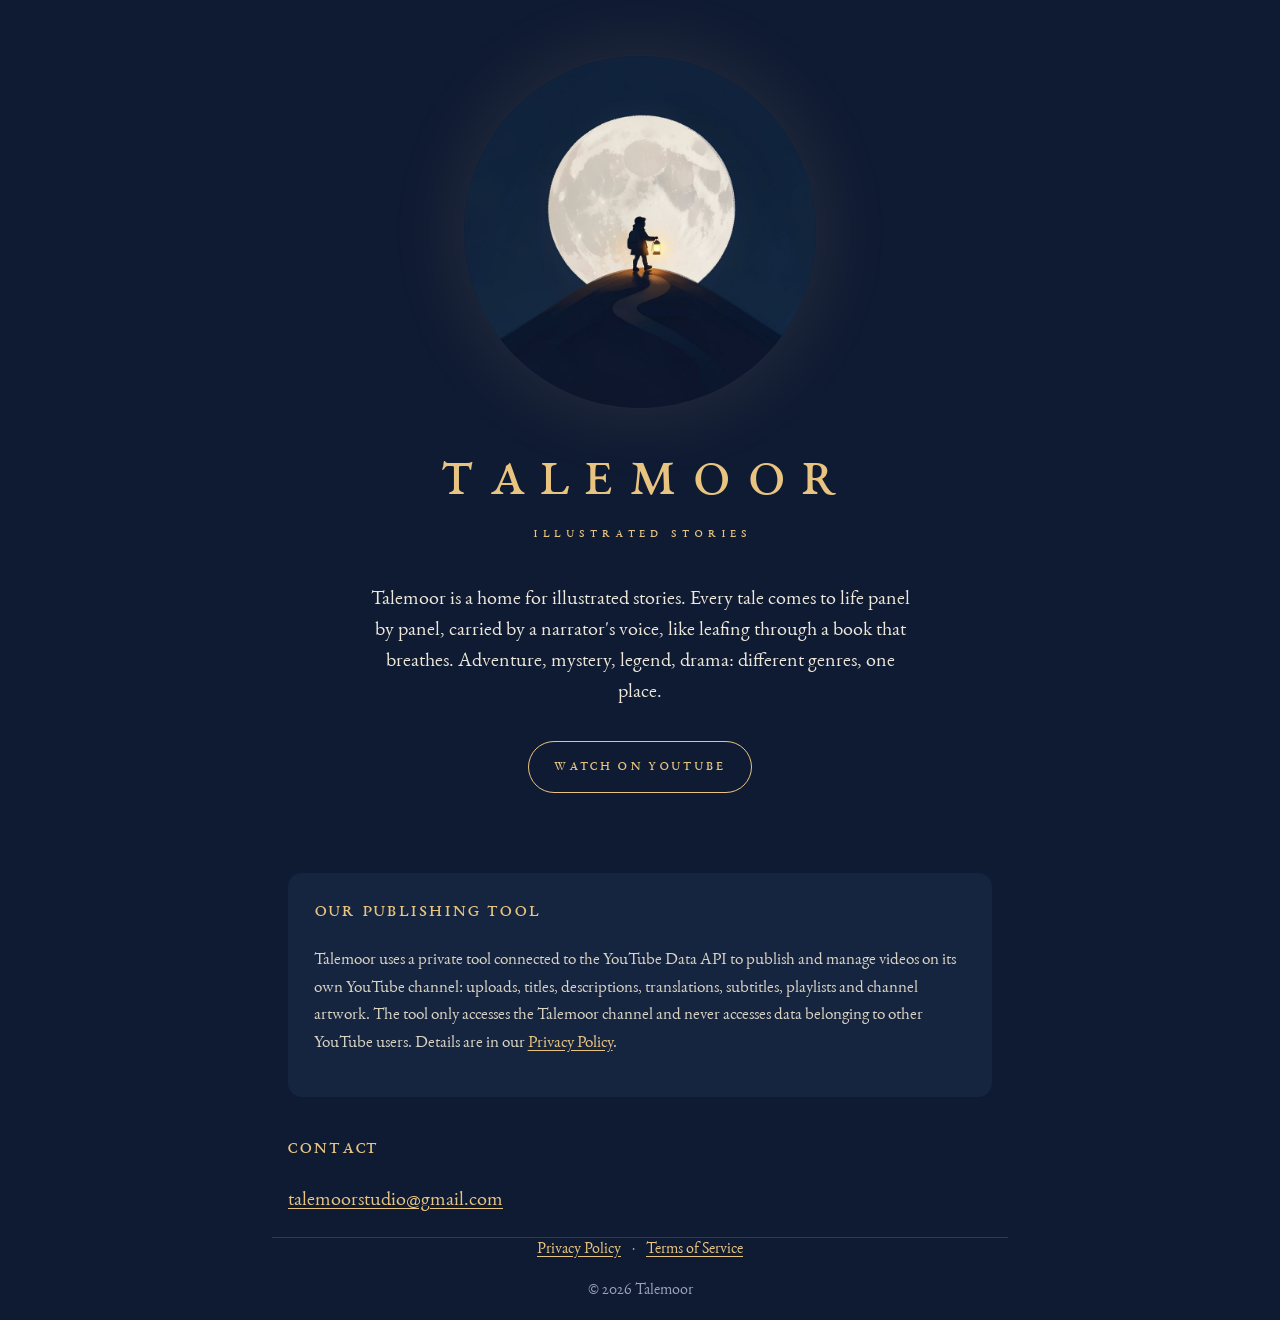
<file: index.html>
<!doctype html>
<html lang="en">
<head>
  <meta charset="utf-8">
  <meta name="viewport" content="width=device-width, initial-scale=1">
  <title>Talemoor — Illustrated Stories</title>
  <meta name="description" content="Talemoor is a home for illustrated stories: tales that come to life panel by panel, carried by a narrator's voice.">
  <meta property="og:title" content="Talemoor — Illustrated Stories">
  <meta property="og:description" content="A home for illustrated stories. Adventure, mystery, legend, drama: different genres, one place.">
  <meta property="og:image" content="https://talemoor.com/assets/og.jpg">
  <meta property="og:url" content="https://talemoor.com/">
  <meta name="theme-color" content="#0f1b33">
  <link rel="icon" href="assets/favicon.png" type="image/png">
  <link rel="apple-touch-icon" href="assets/apple-touch-icon.png">
  <link rel="stylesheet" href="style.css">
</head>
<body>
  <main class="pagina">
    <section class="eroe">
      <img src="assets/viandante.jpg" alt="A traveler with a lantern walking up a hill toward a full moon" width="900" height="900">
      <h1 class="marchio">TALEMOOR</h1>
      <p class="motto">ILLUSTRATED STORIES</p>
      <p class="intro">Talemoor is a home for illustrated stories. Every tale comes to life panel by panel, carried by a narrator's voice, like leafing through a book that breathes. Adventure, mystery, legend, drama: different genres, one place.</p>
      <a class="bottone" href="https://www.youtube.com/@talemoor">Watch on YouTube</a>
    </section>

    <section class="riquadro">
      <h2>Our publishing tool</h2>
      <p>Talemoor uses a private tool connected to the YouTube Data API to publish and manage videos on its own YouTube channel: uploads, titles, descriptions, translations, subtitles, playlists and channel artwork. The tool only accesses the Talemoor channel and never accesses data belonging to other YouTube users. Details are in our <a href="privacy.html">Privacy Policy</a>.</p>
    </section>

    <section>
      <h2>Contact</h2>
      <p><a href="mailto:talemoorstudio@gmail.com">talemoorstudio@gmail.com</a></p>
    </section>
  </main>

  <footer class="pagina">
    <a href="privacy.html">Privacy Policy</a> · <a href="terms.html">Terms of Service</a>
    <p>© 2026 Talemoor</p>
  </footer>
</body>
</html>
</file>
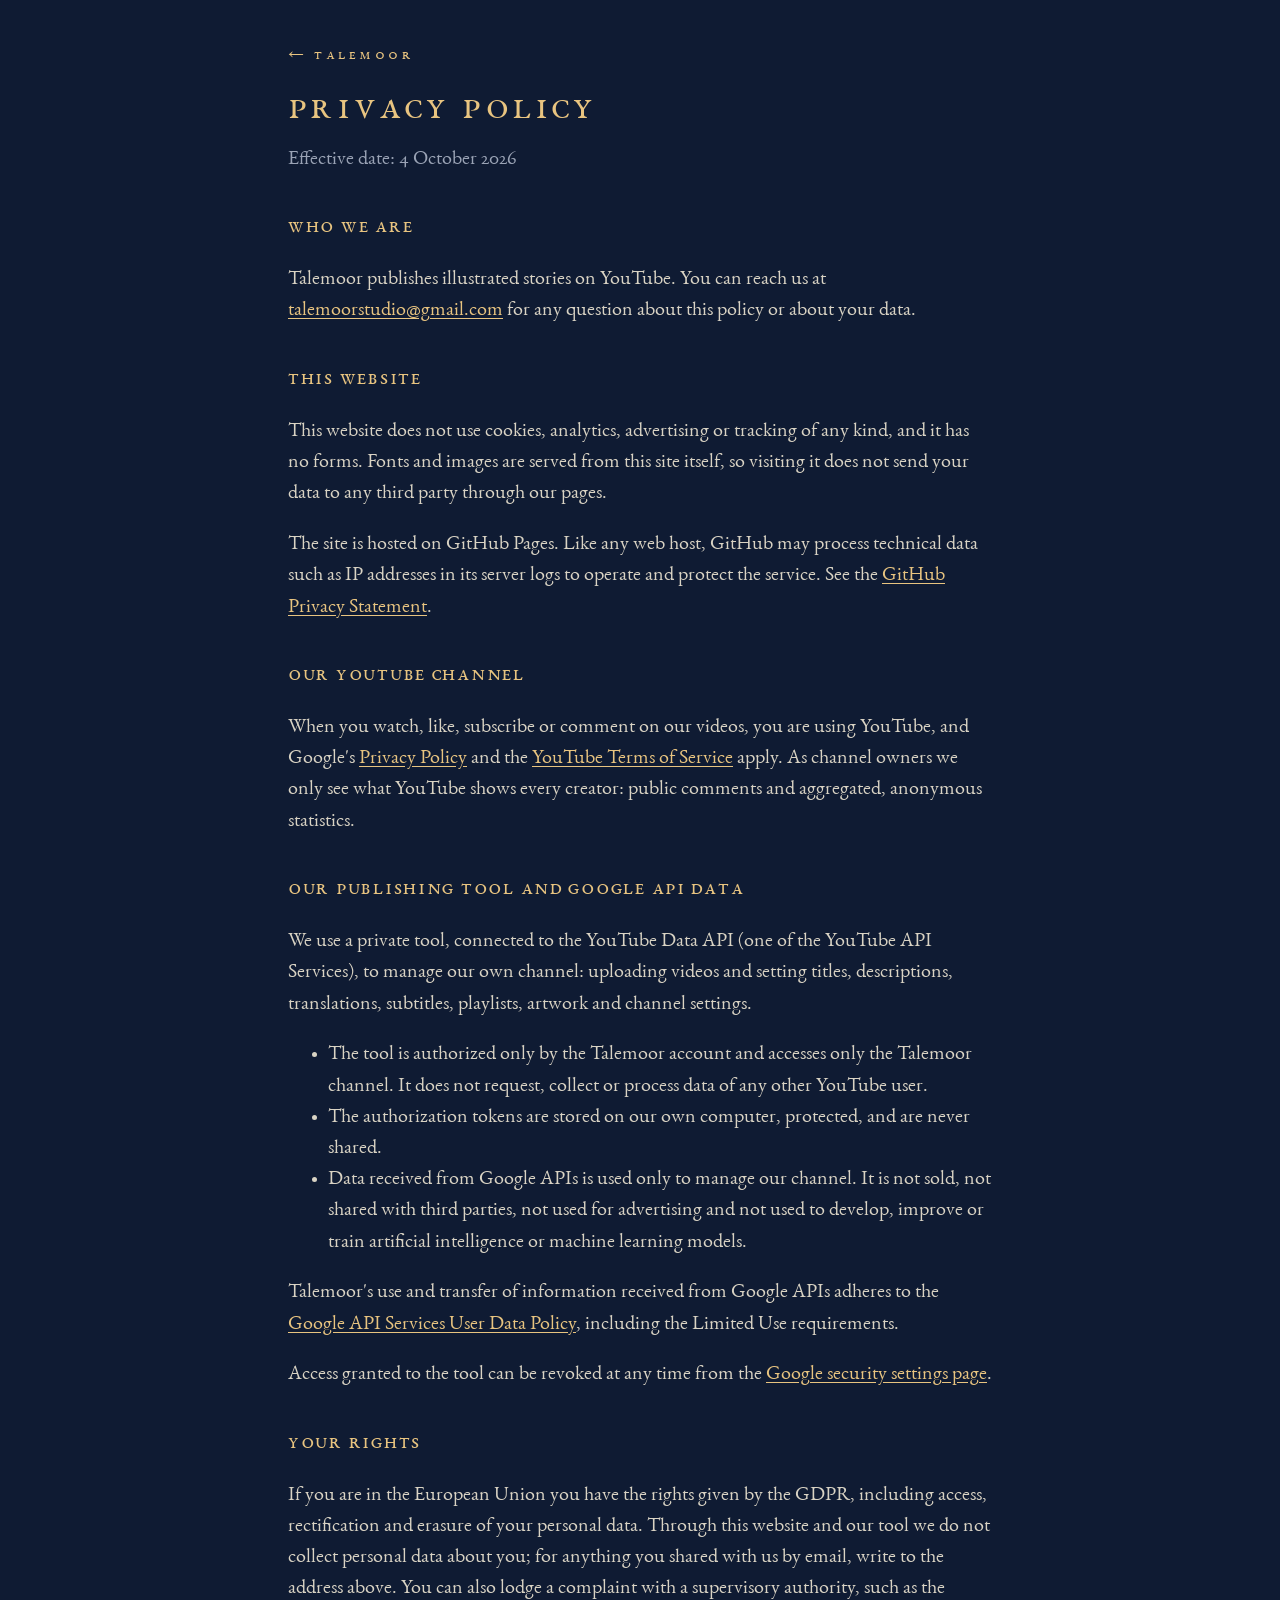
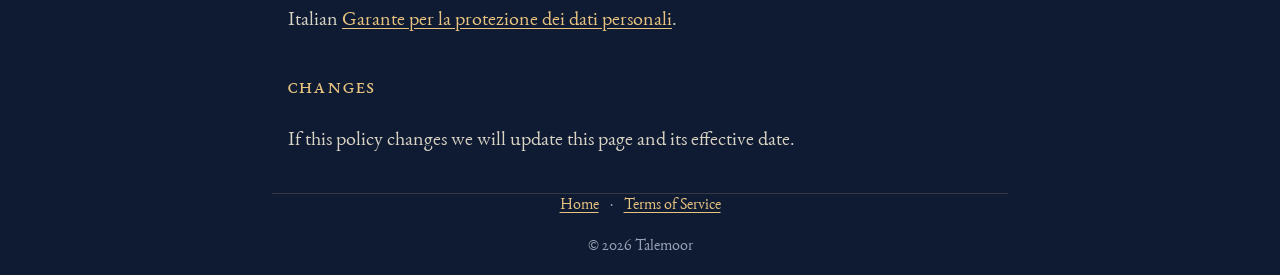
<file: privacy.html>
<!doctype html>
<html lang="en">
<head>
  <meta charset="utf-8">
  <meta name="viewport" content="width=device-width, initial-scale=1">
  <title>Privacy Policy — Talemoor</title>
  <meta name="description" content="How Talemoor handles data on its website, its YouTube channel and its publishing tool.">
  <meta name="theme-color" content="#0f1b33">
  <link rel="icon" href="assets/favicon.png" type="image/png">
  <link rel="stylesheet" href="style.css">
</head>
<body>
  <main class="pagina testo">
    <a class="ritorno" href="./">← TALEMOOR</a>
    <h1>Privacy Policy</h1>
    <p class="data">Effective date: 4 October 2026</p>

    <h2>Who we are</h2>
    <p>Talemoor publishes illustrated stories on YouTube. You can reach us at <a href="mailto:talemoorstudio@gmail.com">talemoorstudio@gmail.com</a> for any question about this policy or about your data.</p>

    <h2>This website</h2>
    <p>This website does not use cookies, analytics, advertising or tracking of any kind, and it has no forms. Fonts and images are served from this site itself, so visiting it does not send your data to any third party through our pages.</p>
    <p>The site is hosted on GitHub Pages. Like any web host, GitHub may process technical data such as IP addresses in its server logs to operate and protect the service. See the <a href="https://docs.github.com/en/site-policy/privacy-policies/github-general-privacy-statement">GitHub Privacy Statement</a>.</p>

    <h2>Our YouTube channel</h2>
    <p>When you watch, like, subscribe or comment on our videos, you are using YouTube, and Google's <a href="https://policies.google.com/privacy">Privacy Policy</a> and the <a href="https://www.youtube.com/t/terms">YouTube Terms of Service</a> apply. As channel owners we only see what YouTube shows every creator: public comments and aggregated, anonymous statistics.</p>

    <h2>Our publishing tool and Google API data</h2>
    <p>We use a private tool, connected to the YouTube Data API (one of the YouTube API Services), to manage our own channel: uploading videos and setting titles, descriptions, translations, subtitles, playlists, artwork and channel settings.</p>
    <ul>
      <li>The tool is authorized only by the Talemoor account and accesses only the Talemoor channel. It does not request, collect or process data of any other YouTube user.</li>
      <li>The authorization tokens are stored on our own computer, protected, and are never shared.</li>
      <li>Data received from Google APIs is used only to manage our channel. It is not sold, not shared with third parties, not used for advertising and not used to develop, improve or train artificial intelligence or machine learning models.</li>
    </ul>
    <p>Talemoor's use and transfer of information received from Google APIs adheres to the <a href="https://developers.google.com/terms/api-services-user-data-policy">Google API Services User Data Policy</a>, including the Limited Use requirements.</p>
    <p>Access granted to the tool can be revoked at any time from the <a href="https://myaccount.google.com/permissions">Google security settings page</a>.</p>

    <h2>Your rights</h2>
    <p>If you are in the European Union you have the rights given by the GDPR, including access, rectification and erasure of your personal data. Through this website and our tool we do not collect personal data about you; for anything you shared with us by email, write to the address above. You can also lodge a complaint with a supervisory authority, such as the Italian <a href="https://www.garanteprivacy.it/">Garante per la protezione dei dati personali</a>.</p>

    <h2>Changes</h2>
    <p>If this policy changes we will update this page and its effective date.</p>
  </main>

  <footer class="pagina">
    <a href="./">Home</a> · <a href="terms.html">Terms of Service</a>
    <p>© 2026 Talemoor</p>
  </footer>
</body>
</html>
</file>
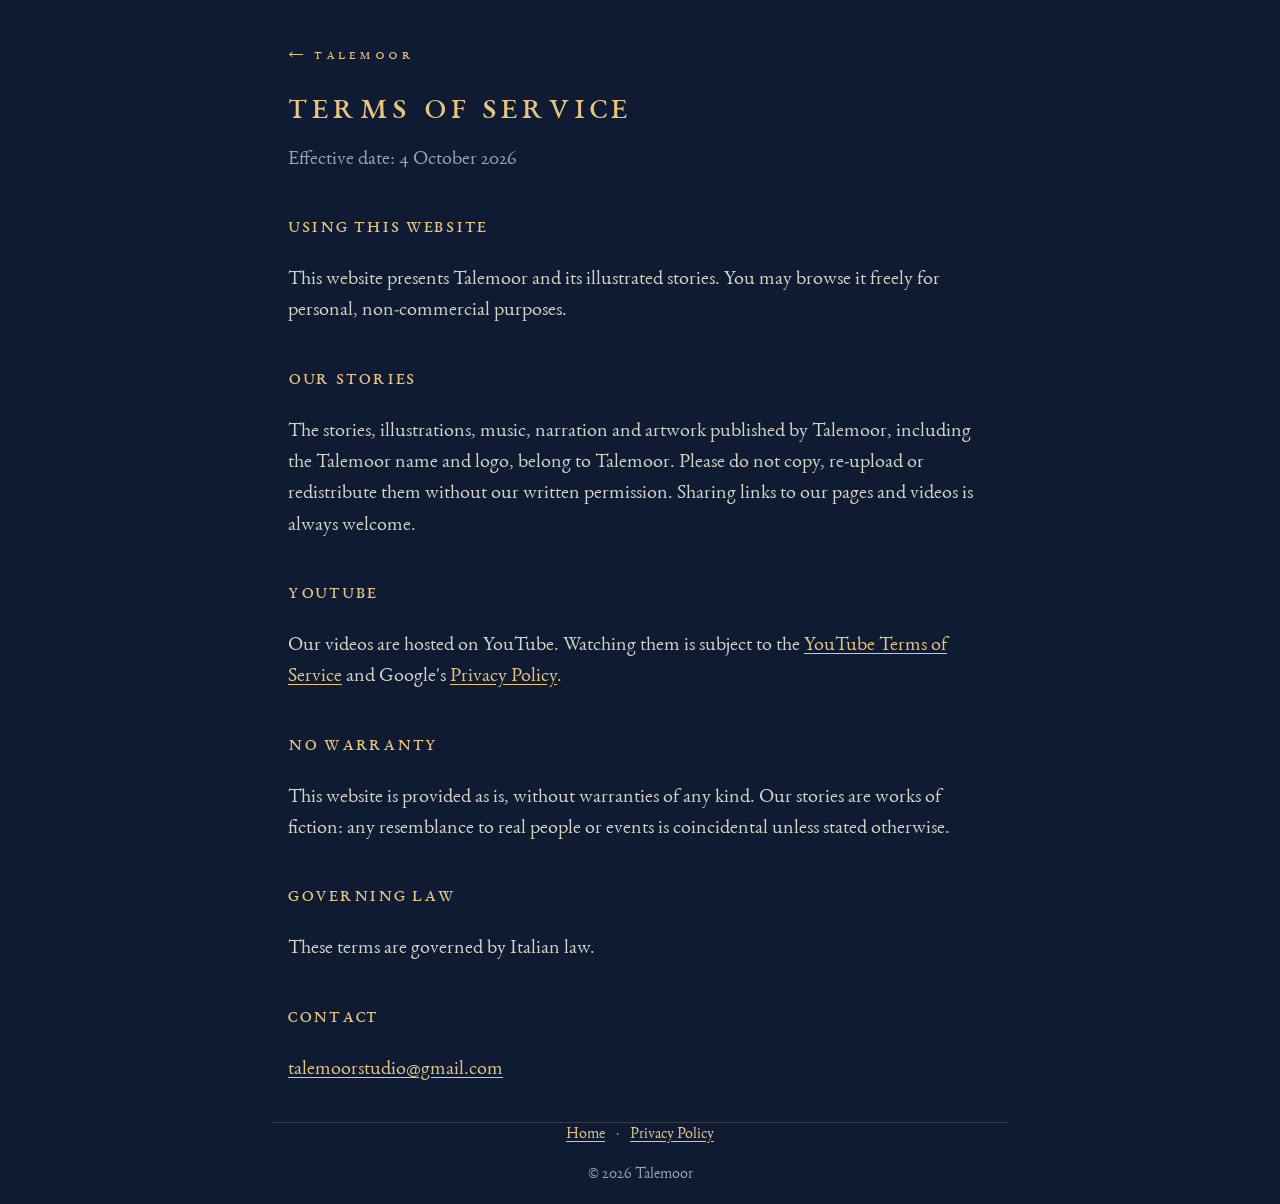
<file: terms.html>
<!doctype html>
<html lang="en">
<head>
  <meta charset="utf-8">
  <meta name="viewport" content="width=device-width, initial-scale=1">
  <title>Terms of Service — Talemoor</title>
  <meta name="description" content="Terms of use for the Talemoor website and stories.">
  <meta name="theme-color" content="#0f1b33">
  <link rel="icon" href="assets/favicon.png" type="image/png">
  <link rel="stylesheet" href="style.css">
</head>
<body>
  <main class="pagina testo">
    <a class="ritorno" href="./">← TALEMOOR</a>
    <h1>Terms of Service</h1>
    <p class="data">Effective date: 4 October 2026</p>

    <h2>Using this website</h2>
    <p>This website presents Talemoor and its illustrated stories. You may browse it freely for personal, non-commercial purposes.</p>

    <h2>Our stories</h2>
    <p>The stories, illustrations, music, narration and artwork published by Talemoor, including the Talemoor name and logo, belong to Talemoor. Please do not copy, re-upload or redistribute them without our written permission. Sharing links to our pages and videos is always welcome.</p>

    <h2>YouTube</h2>
    <p>Our videos are hosted on YouTube. Watching them is subject to the <a href="https://www.youtube.com/t/terms">YouTube Terms of Service</a> and Google's <a href="https://policies.google.com/privacy">Privacy Policy</a>.</p>

    <h2>No warranty</h2>
    <p>This website is provided as is, without warranties of any kind. Our stories are works of fiction: any resemblance to real people or events is coincidental unless stated otherwise.</p>

    <h2>Governing law</h2>
    <p>These terms are governed by Italian law.</p>

    <h2>Contact</h2>
    <p><a href="mailto:talemoorstudio@gmail.com">talemoorstudio@gmail.com</a></p>
  </main>

  <footer class="pagina">
    <a href="./">Home</a> · <a href="privacy.html">Privacy Policy</a>
    <p>© 2026 Talemoor</p>
  </footer>
</body>
</html>
</file>
<file: style.css>
@font-face {
  font-family: "EB Garamond";
  src: url("fonts/EBGaramond12-Regular.woff") format("woff");
  font-display: swap;
}
@font-face {
  font-family: "EB Garamond SC";
  src: url("fonts/EBGaramond12-AllSC.woff") format("woff");
  font-display: swap;
}

:root {
  --notte: #0f1b33;
  --notte-chiara: #16253f;
  --oro: #e8c480;
  --crema: #eee8da;
  --testo: #d9d3c4;
  --tenue: #9aa3b5;
}

* { box-sizing: border-box; }

html { background: var(--notte); }

body {
  margin: 0;
  background: var(--notte);
  color: var(--testo);
  font-family: "EB Garamond", Georgia, "Times New Roman", serif;
  font-size: 1.22rem;
  line-height: 1.6;
  -webkit-font-smoothing: antialiased;
}

a { color: var(--oro); text-underline-offset: 3px; }
a:hover { color: var(--crema); }

.pagina { max-width: 46rem; margin: 0 auto; padding: 0 16px; }

/* home */
.eroe { text-align: center; padding: 3.5rem 0 1rem; }
.eroe img {
  width: min(22rem, 78vw);
  height: auto;
  aspect-ratio: 1;
  border-radius: 50%;
  display: block;
  margin: 0 auto 2.2rem;
  box-shadow: 0 0 80px rgba(232, 196, 128, 0.12);
}
.marchio {
  font-family: "EB Garamond SC", "EB Garamond", serif;
  color: var(--oro);
  font-weight: normal;
  font-size: clamp(2.6rem, 9vw, 4.2rem);
  letter-spacing: 0.22em;
  margin: 0 0 0.3rem 0.22em; /* compensa lo spazio dopo l'ultima lettera */
  line-height: 1.1;
}
.motto {
  font-family: "EB Garamond SC", "EB Garamond", serif;
  color: var(--oro);
  letter-spacing: 0.32em;
  font-size: 0.95rem;
  margin: 0 0 0 0.32em;
}
.intro { text-align: center; margin: 2.4rem auto 0; max-width: 34rem; color: var(--crema); }
.bottone {
  display: inline-block;
  margin: 2rem 0 0.5rem;
  padding: 0.7rem 1.6rem;
  border: 1px solid var(--oro);
  border-radius: 999px;
  color: var(--oro);
  text-decoration: none;
  font-family: "EB Garamond SC", "EB Garamond", serif;
  letter-spacing: 0.14em;
  font-size: 1.05rem;
}
.bottone:hover { background: var(--oro); color: var(--notte); }

.riquadro {
  margin: 3.5rem 0 0;
  padding: 1.4rem 1.6rem;
  background: var(--notte-chiara);
  border-radius: 14px;
  font-size: 1.08rem;
}
.riquadro h2 { margin-top: 0; }

h2 {
  font-family: "EB Garamond SC", "EB Garamond", serif;
  font-weight: normal;
  color: var(--oro);
  letter-spacing: 0.08em;
  font-size: 1.35rem;
  margin: 2.2rem 0 0.4rem;
}

/* pagine di testo */
.testo { padding-top: 2.5rem; padding-bottom: 1rem; }
.testo h1 {
  font-family: "EB Garamond SC", "EB Garamond", serif;
  font-weight: normal;
  color: var(--oro);
  letter-spacing: 0.1em;
  font-size: clamp(1.9rem, 6vw, 2.5rem);
  margin: 0.4rem 0 0.2rem;
}
.testo .data { color: var(--tenue); margin-top: 0; }
.ritorno {
  font-family: "EB Garamond SC", "EB Garamond", serif;
  letter-spacing: 0.22em;
  text-decoration: none;
  font-size: 1rem;
}

footer {
  margin-top: 4rem;
  padding-top: 1.5rem;
  padding-bottom: 2.5rem;
  border-top: 1px solid rgba(232, 196, 128, 0.18);
  text-align: center;
  color: var(--tenue);
  font-size: 0.98rem;
}
footer a { margin: 0 0.5rem; }
</file>
